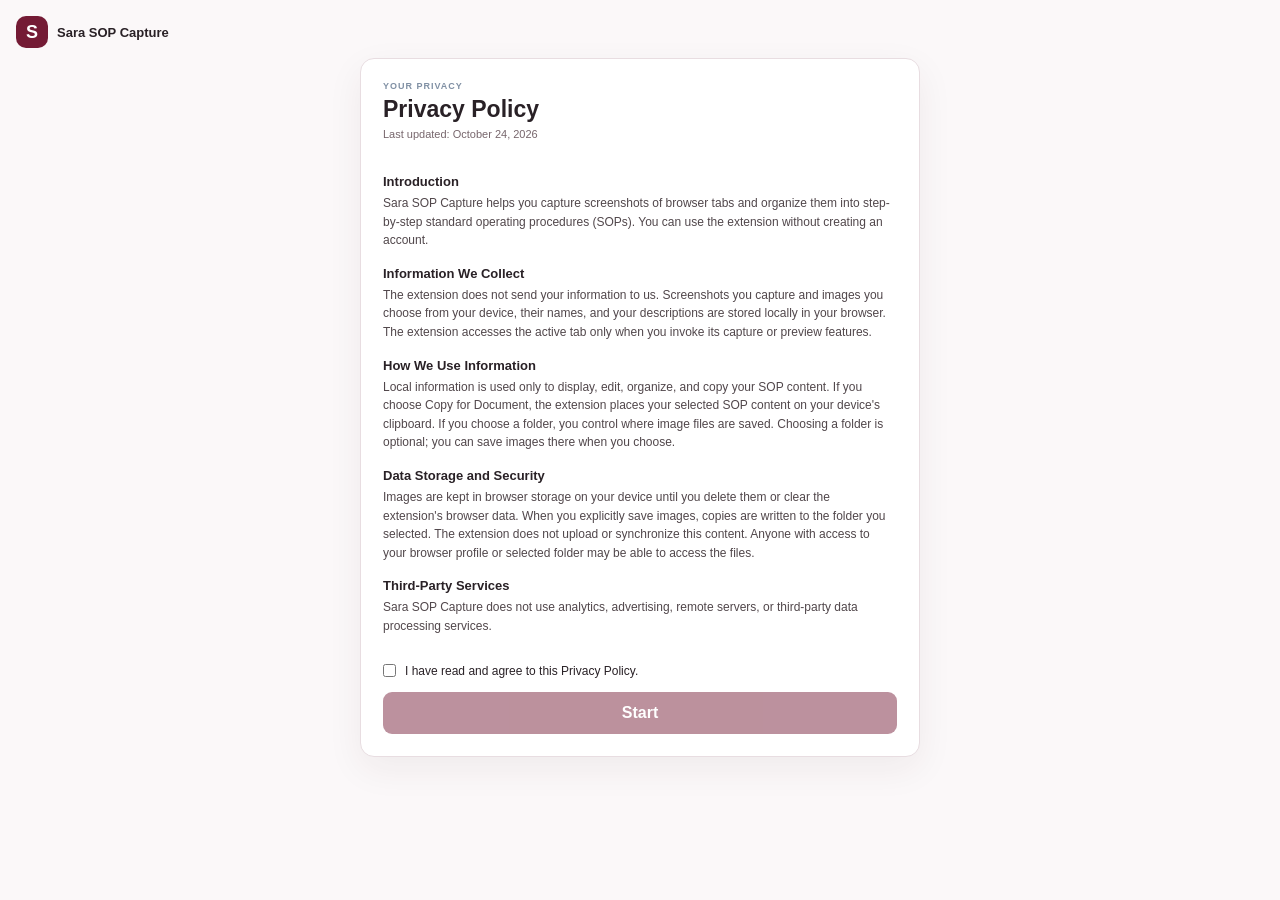
<file: chrome_extension/index.html>
﻿<!doctype html>
<html lang="en">
<head>
  <meta charset="utf-8">
  <meta name="viewport" content="width=device-width, initial-scale=1">
  <meta name="theme-color" content="#741b35">
  <title>Sara SOP</title>
  <link rel="stylesheet" href="styles.css">
  <link rel="stylesheet" href="brand.css">
</head>
<body class="extension-mode">
  <main class="privacy-screen" id="privacyScreen">
    <div class="privacy-brand"><span class="brand-mark">S</span><span>Sara SOP Capture</span></div>
    <article class="privacy-card">
      <div class="eyebrow">YOUR PRIVACY</div><h1>Privacy Policy</h1><p class="privacy-updated">Last updated: October 24, 2026</p>
      <div class="privacy-copy">
        <h2>Introduction</h2><p>Sara SOP Capture helps you capture screenshots of browser tabs and organize them into step-by-step standard operating procedures (SOPs). You can use the extension without creating an account.</p>
        <h2>Information We Collect</h2><p>The extension does not send your information to us. Screenshots you capture and images you choose from your device, their names, and your descriptions are stored locally in your browser. The extension accesses the active tab only when you invoke its capture or preview features.</p>
        <h2>How We Use Information</h2><p>Local information is used only to display, edit, organize, and copy your SOP content. If you choose Copy for Document, the extension places your selected SOP content on your device's clipboard. If you choose a folder, you control where image files are saved. Choosing a folder is optional; you can save images there when you choose.</p>
        <h2>Data Storage and Security</h2><p>Images are kept in browser storage on your device until you delete them or clear the extension's browser data. When you explicitly save images, copies are written to the folder you selected. The extension does not upload or synchronize this content. Anyone with access to your browser profile or selected folder may be able to access the files.</p>
        <h2>Third-Party Services</h2><p>Sara SOP Capture does not use analytics, advertising, remote servers, or third-party data processing services.</p>
        <h2>Changes to This Policy</h2><p>We may update this policy when the extension changes. The latest version and its revision date will be available here.</p>
        <h2>Contact Us</h2><p>For privacy questions, contact: <a href="mailto:yv83773@gmail.com">yv83773@gmail.com</a></p>
      </div>
      <label class="privacy-consent"><input type="checkbox" id="privacyConsent"><span>I have read and agree to this Privacy Policy.</span></label>
      <button class="start-button" id="startButton" disabled><span class="start-label">Start</span><span class="start-spinner" aria-hidden="true" hidden></span></button>
    </article>
  </main>
  <section class="home-screen" id="homeScreen" hidden>
    <div class="home-brand"><span class="brand-mark">S</span><span>Sara SOP</span></div>
    <button class="start-round" id="startNewSopButton" aria-label="Start creating an SOP">Start</button>
    <h1>Start a new SOP</h1>
    <p>Capture this tab and build your guide step by step.</p>
  </section>

  <main class="workspace" id="workspace" hidden>
    <header class="topbar">
      <div class="top-title"><strong>Sara SOP</strong><span>Capture workspace</span></div>
      <button class="icon-button" id="folderButton" title="Choose save folder" aria-label="Choose save folder">Folder</button>
    </header>

    <section class="preview-card">
      <div class="section-head"><div><h2>Current tab</h2><p>Live preview updates up to twice per second.</p></div>
        <button class="small-button" id="previewRefreshButton" title="Restart Sara SOP">↻</button></div>
      <div class="preview-frame"><img id="tabPreview" alt="Live preview of the current Chrome tab" hidden><div id="previewPlaceholder">Live preview starts when you open the workspace.</div></div>
      <button class="capture-button" id="captureTabButton"><span>●</span> Capture</button>
    </section>

    <section class="steps-section">
      <div class="section-head"><div><h2>Captured images <span class="count-pill" id="stepCount">0</span></h2><p>Images stay in capture order.</p></div></div>
      <div class="empty-state" id="emptyState">Your captured images will appear here.</div>
      <div class="steps-list" id="stepsGrid"></div>
      <button class="text-button" id="clearAllButton" hidden>Clear all images</button>
      <section class="description-groups">
        <div class="section-head"><div><h2>Descriptions</h2><p>Descriptions are grouped by the images they explain.</p></div></div>
        <div class="description-groups-list" id="descriptionGroupsList"></div>
        <div class="description-groups-empty" id="descriptionGroupsEmpty">No descriptions yet. Add one in the full-page editor.</div>
      </section>
    </section>

    <footer class="actions-bar">
      <button class="button button-light" id="saveImagesButton">Save images</button>
      <button class="button button-primary" id="copyDocumentButton">Copy for Document</button>
    </footer>
    <footer class="copyright-footer">© Tanawat</footer>
  </main>

  <div class="toast" id="toast" role="status" aria-live="polite"></div>
  <script src="app.js" defer></script>
</body>
</html>
</file>
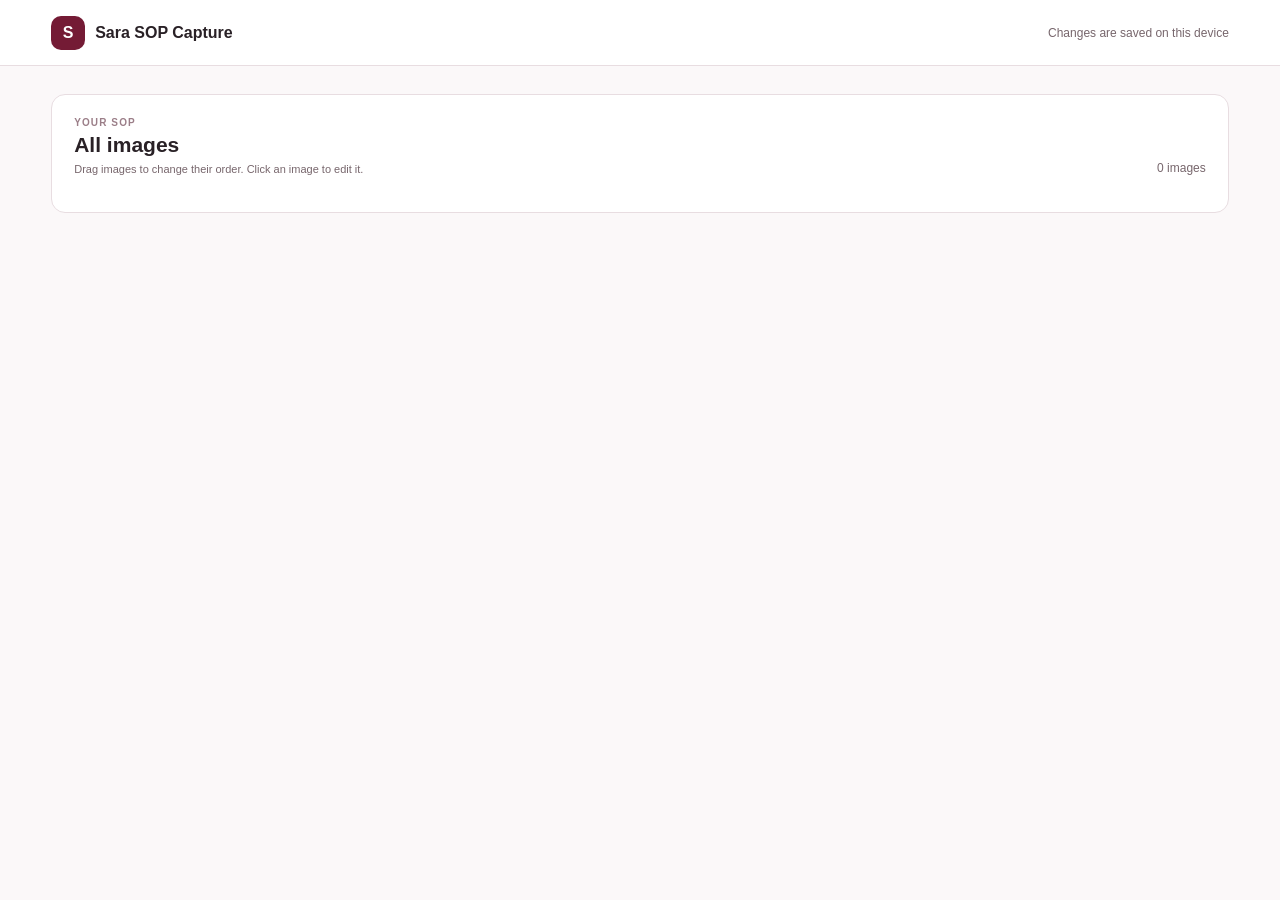
<file: chrome_extension/editor.html>
<!doctype html>
<html lang="en">
<head>
  <meta charset="utf-8">
  <meta name="viewport" content="width=device-width, initial-scale=1">
  <meta name="theme-color" content="#741b35">
  <title>Edit SOP images — Sara SOP Capture</title>
  <link rel="stylesheet" href="editor.css">
</head>
<body>
  <header class="editor-topbar">
    <div class="brand"><span class="brand-mark">S</span><span>Sara SOP Capture</span></div>
    <div class="topbar-actions"><span id="saveStatus" role="status">Changes are saved on this device</span></div>
  </header>
  <main class="page-shell">
    <section class="gallery-section">
      <div class="section-heading"><div><p class="eyebrow">YOUR SOP</p><h1>All images</h1><p class="gallery-hint">Drag images to change their order. Click an image to edit it.</p></div><span class="image-count" id="imageCount">0 images</span></div>
      <div class="gallery" id="imageGallery" aria-label="All captured images"></div>
      <input id="addImageInput" type="file" accept="image/*" multiple hidden>
      <p class="empty-message" id="emptyMessage" hidden>No images yet. Capture a browser tab in Sara SOP first.</p>
    </section>

    <section class="edit-layout" id="editLayout" hidden>
      <div class="image-panel">
        <div class="image-heading"><div><p class="eyebrow" id="imagePosition">IMAGE 1 OF 1</p><h2 id="imageTitle">Image</h2></div><span class="tip">Click and drag on the image to mark an area</span></div>
        <div class="image-stage" id="imageStage">
          <canvas id="markupCanvas" aria-label="Selected image. Drag to draw a red box"></canvas>
          <button class="image-nav previous" id="previousImage" aria-label="Previous image" title="Previous image"><svg viewBox="0 0 16 28" aria-hidden="true"><path d="M15 2 2 14l13 12z"/></svg></button>
          <button class="image-nav next" id="nextImage" aria-label="Next image" title="Next image"><svg viewBox="0 0 16 28" aria-hidden="true"><path d="m1 2 13 12L1 26z"/></svg></button>
        </div>
      </div>
      <aside class="tools-panel">
        <label for="imageName">Image name</label>
        <input id="imageName" class="image-name-input" type="text" maxlength="120" placeholder="Name this image">
        <div class="description-range">
          <label for="descriptionStart">Description for which images?</label>
          <div class="range-fields"><select id="descriptionStart" aria-label="First image in description range"></select><span>to</span><select id="descriptionEnd" aria-label="Last image in description range"></select></div>
        </div>
        <label for="sopDescription">Description</label>
        <textarea id="sopDescription" rows="5" placeholder="Describe what happens in this image group..."></textarea>
        <div class="markup-tools"><p class="tool-label">Markup</p><div class="tool-buttons"><button class="tool-button icon-tool selected" id="redBoxButton" type="button" aria-label="Red box" title="Red box"><svg viewBox="0 0 24 24" aria-hidden="true"><rect x="4.5" y="4.5" width="15" height="15" rx="1.5"/></svg></button><button class="tool-button icon-tool" id="undoButton" type="button" aria-label="Undo last red box" title="Undo" disabled><svg viewBox="0 0 24 24" aria-hidden="true"><path d="M8 8H4V4"/><path d="M4.5 8a8 8 0 1 1-.2 8"/></svg></button></div><p class="tool-hint">Draw boxes directly on the image to highlight important details.</p></div>
        <button id="saveButton" class="primary-button tools-save">Save changes</button>
      </aside>
    </section>
  </main>
  <dialog class="group-alert" id="groupAlert">
    <div class="alert-icon" aria-hidden="true">!</div>
    <h2>Image order is linked to a Description</h2>
    <p class="alert-range" id="alertRange"></p>
    <p id="alertDescription"></p>
    <p>Moving one image by itself would change which images this Description covers. Adjust the Description range first, then reorder the images.</p>
    <button id="closeGroupAlert" class="primary-button">Got it</button>
  </dialog>
  <div class="toast" id="toast" role="status" aria-live="polite"></div>
  <script src="editor.js" defer></script>
</body>
</html>
</file>
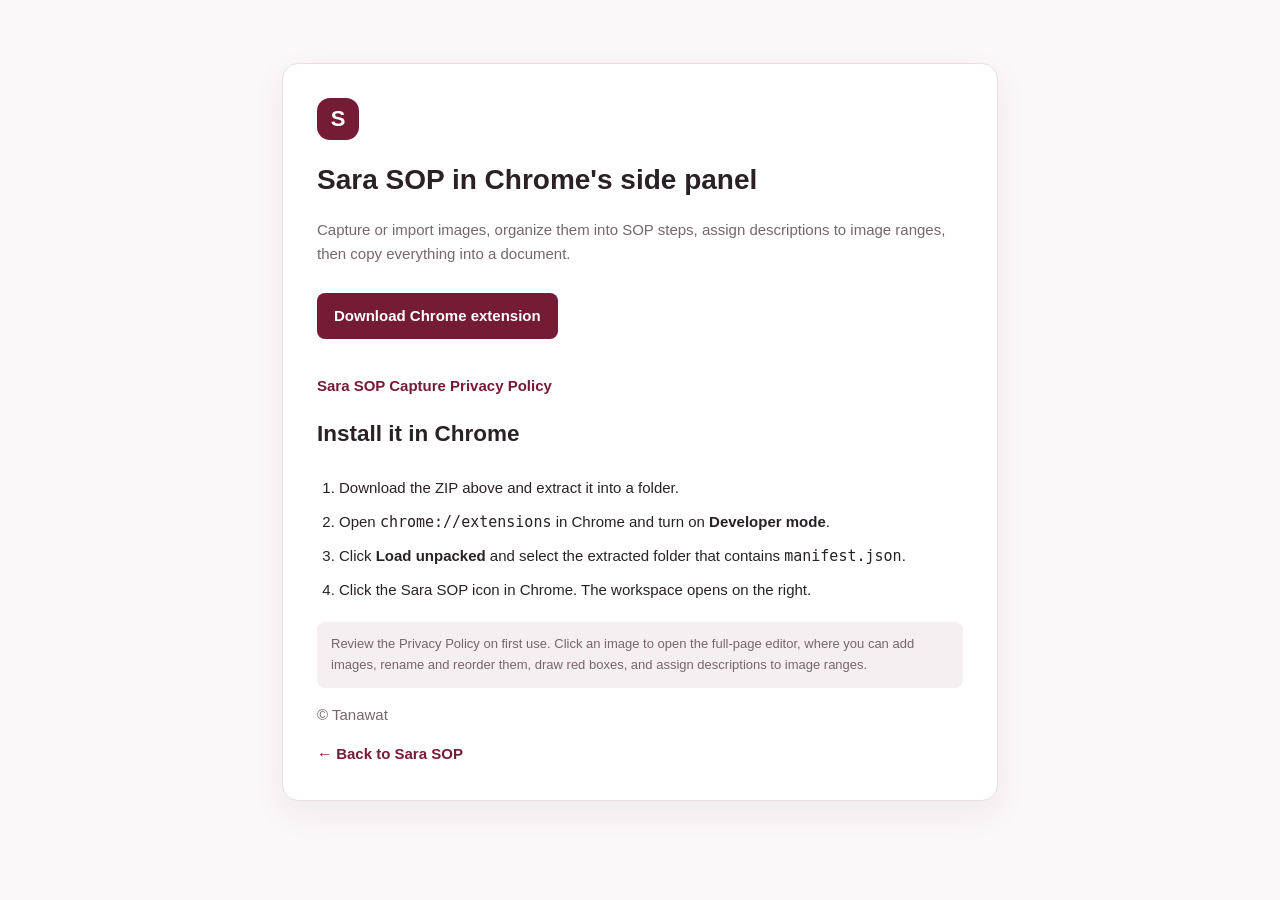
<file: web/extension.html>
<!doctype html>
<html lang="en">
<head>
  <meta charset="utf-8">
  <meta name="viewport" content="width=device-width, initial-scale=1">
  <meta name="theme-color" content="#741b35">
  <title>Sara SOP for Chrome</title>
  <style>
    *{box-sizing:border-box}body{margin:0;background:#fbf8f9;color:#292126;font:15px/1.6 "Segoe UI",sans-serif}.wrap{max-width:760px;margin:7vh auto;padding:0 22px}.card{background:white;border:1px solid #e8dde1;border-radius:16px;padding:34px;box-shadow:0 12px 34px #59172d12}.mark{display:grid;place-items:center;width:42px;height:42px;border-radius:13px;background:#741b35;color:#fff;font-size:22px;font-weight:800}h1{margin:18px 0 6px;font-size:28px}p{color:#76666d}a.button{display:inline-block;margin:12px 0 20px;padding:11px 17px;border-radius:8px;background:#741b35;color:white;text-decoration:none;font-weight:700}.steps{padding-left:22px}.steps li{padding:5px 0}.note{padding:12px 14px;background:#f5eff1;border-radius:8px;font-size:13px}.back{color:#741b35;text-decoration:none;font-weight:600}
  </style>
</head>
<body>
  <main class="wrap"><article class="card">
    <div class="mark">S</div>
    <h1>Sara SOP in Chrome's side panel</h1>
    <p>Capture or import images, organize them into SOP steps, assign descriptions to image ranges, then copy everything into a document.</p>
    <a class="button" href="/downloads/Sara_SOP_Chrome_Extension.zip" download>Download Chrome extension</a>
    <p><a class="back" href="/privacy-policy.html">Sara SOP Capture Privacy Policy</a></p>
    <h2>Install it in Chrome</h2>
    <ol class="steps">
      <li>Download the ZIP above and extract it into a folder.</li>
      <li>Open <code>chrome://extensions</code> in Chrome and turn on <b>Developer mode</b>.</li>
      <li>Click <b>Load unpacked</b> and select the extracted folder that contains <code>manifest.json</code>.</li>
      <li>Click the Sara SOP icon in Chrome. The workspace opens on the right.</li>
    </ol>
    <p class="note">Review the Privacy Policy on first use. Click an image to open the full-page editor, where you can add images, rename and reorder them, draw red boxes, and assign descriptions to image ranges.</p>
    <p>© Tanawat</p>
    <a class="back" href="/">← Back to Sara SOP</a>
  </article></main>
</body>
</html>
</file>
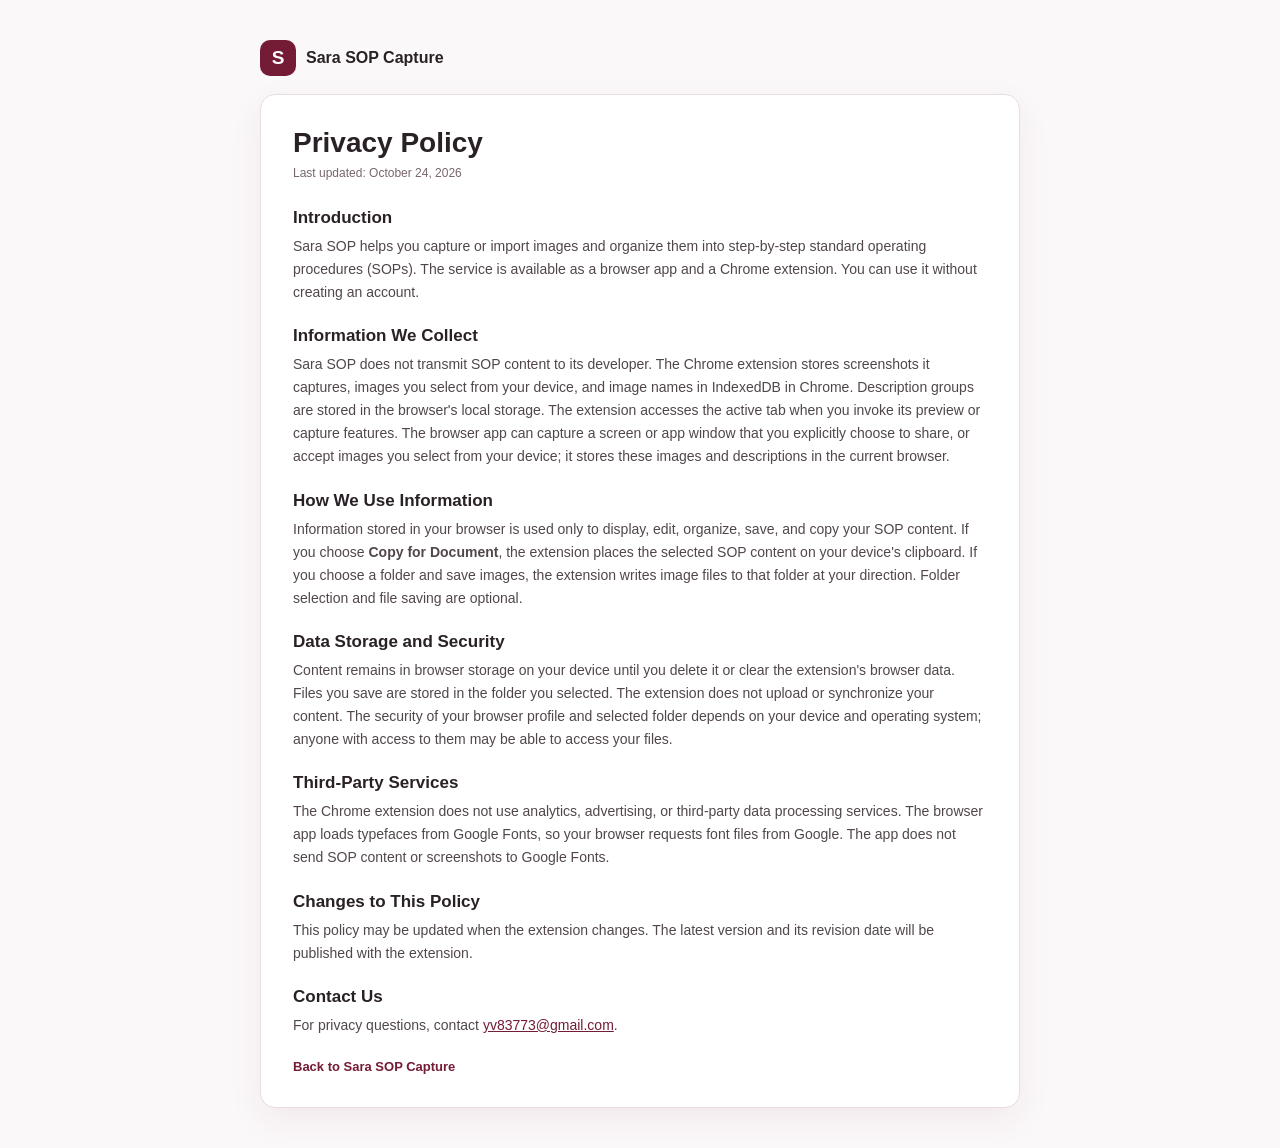
<file: web/privacy-policy.html>
<!doctype html>
<html lang="en">
<head>
  <meta charset="utf-8">
  <meta name="viewport" content="width=device-width, initial-scale=1">
  <meta name="theme-color" content="#741b35">
  <title>Privacy Policy — Sara SOP Capture</title>
  <style>
    :root{font-family:"Segoe UI",Arial,sans-serif;color:#292126;background:#fbf8f9;--brand:#741b35;--muted:#77666c;--line:#e8dde1}
    *{box-sizing:border-box}body{margin:0;padding:40px 16px}.page{width:min(760px,100%);margin:0 auto}.brand{display:flex;align-items:center;gap:10px;margin:0 0 18px;font-weight:700}.mark{display:grid;place-items:center;width:36px;height:36px;border-radius:10px;background:var(--brand);color:white;font-size:19px;font-weight:800}.card{padding:32px;background:white;border:1px solid var(--line);border-radius:15px;box-shadow:0 12px 34px #59172d10}h1{font-size:28px;margin:0 0 5px}.updated{font-size:12px;color:var(--muted);margin:0 0 24px}h2{font-size:17px;margin:22px 0 7px}p{font-size:14px;line-height:1.65;color:#51474b;margin:0}a{color:var(--brand)}.back{display:inline-block;margin-top:22px;font-size:13px;font-weight:650;text-decoration:none}@media(max-width:520px){body{padding:16px 10px}.card{padding:22px 18px}h1{font-size:24px}}
  </style>
</head>
<body>
  <main class="page">
    <div class="brand"><span class="mark">S</span><span>Sara SOP Capture</span></div>
    <article class="card">
      <h1>Privacy Policy</h1>
      <p class="updated">Last updated: October 24, 2026</p>

      <h2>Introduction</h2>
      <p>Sara SOP helps you capture or import images and organize them into step-by-step standard operating procedures (SOPs). The service is available as a browser app and a Chrome extension. You can use it without creating an account.</p>

      <h2>Information We Collect</h2>
      <p>Sara SOP does not transmit SOP content to its developer. The Chrome extension stores screenshots it captures, images you select from your device, and image names in IndexedDB in Chrome. Description groups are stored in the browser's local storage. The extension accesses the active tab when you invoke its preview or capture features. The browser app can capture a screen or app window that you explicitly choose to share, or accept images you select from your device; it stores these images and descriptions in the current browser.</p>

      <h2>How We Use Information</h2>
      <p>Information stored in your browser is used only to display, edit, organize, save, and copy your SOP content. If you choose <strong>Copy for Document</strong>, the extension places the selected SOP content on your device's clipboard. If you choose a folder and save images, the extension writes image files to that folder at your direction. Folder selection and file saving are optional.</p>

      <h2>Data Storage and Security</h2>
      <p>Content remains in browser storage on your device until you delete it or clear the extension's browser data. Files you save are stored in the folder you selected. The extension does not upload or synchronize your content. The security of your browser profile and selected folder depends on your device and operating system; anyone with access to them may be able to access your files.</p>

      <h2>Third-Party Services</h2>
      <p>The Chrome extension does not use analytics, advertising, or third-party data processing services. The browser app loads typefaces from Google Fonts, so your browser requests font files from Google. The app does not send SOP content or screenshots to Google Fonts.</p>

      <h2>Changes to This Policy</h2>
      <p>This policy may be updated when the extension changes. The latest version and its revision date will be published with the extension.</p>

      <h2>Contact Us</h2>
      <p>For privacy questions, contact <a href="mailto:yv83773@gmail.com">yv83773@gmail.com</a>.</p>
      <a class="back" href="/extension.html">Back to Sara SOP Capture</a>
    </article>
  </main>
</body>
</html>
</file>
<file: chrome_extension/styles.css>
:root{font-family:"Segoe UI",Arial,sans-serif;color:#202b3a;background:#f5f7fb;font-synthesis:none;--blue:#3768e8;--muted:#78879a;--line:#e5eaf1;--white:#fff}
*{box-sizing:border-box}body{margin:0;min-width:280px;min-height:100vh;background:#f5f7fb}button,input,textarea{font:inherit}button{cursor:pointer}button:disabled{opacity:.5;cursor:not-allowed}[hidden]{display:none!important}
.home-screen{min-height:100vh;display:flex;flex-direction:column;align-items:center;justify-content:center;padding:28px;text-align:center}.home-brand{position:absolute;top:22px;left:22px;display:flex;align-items:center;gap:9px;font-weight:700}.brand-mark{width:32px;height:32px;border-radius:10px;background:var(--blue);display:grid;place-items:center;color:#fff;font-size:18px;font-weight:800}.start-round{width:118px;height:118px;margin:0 0 22px;border:0;border-radius:50%;display:grid;place-items:center;color:#fff;background:linear-gradient(145deg,#5580f1,#315bd0);box-shadow:0 14px 32px #3768e844;transition:transform .18s,box-shadow .18s}.start-round:hover{transform:translateY(-3px);box-shadow:0 18px 38px #3768e855}.start-round span{font-size:48px;font-weight:300;line-height:1}.home-screen h1{font-size:21px;margin:0 0 7px}.home-screen p{max-width:260px;margin:0;color:var(--muted);font-size:13px;line-height:1.5}
.workspace{width:100%;max-width:540px;margin:0 auto;padding:0 16px 24px}.topbar{height:58px;display:flex;align-items:center;gap:11px;border-bottom:1px solid var(--line);margin-bottom:14px}.top-title{display:flex;flex-direction:column;flex:1;line-height:1.3}.top-title strong{font-size:14px}.top-title span{font-size:10px;color:var(--muted)}.back-button,.icon-button,.small-button{border:1px solid var(--line);background:#fff;color:#526278;border-radius:9px;min-width:34px;height:34px;display:grid;place-items:center;font-size:17px}.preview-card,.steps-section,.description-section{background:#fff;border:1px solid var(--line);border-radius:12px;padding:14px;margin-bottom:13px}.section-head{display:flex;align-items:center;justify-content:space-between;gap:10px;margin-bottom:11px}.section-head h2{font-size:13px;margin:0 0 3px}.section-head p{font-size:10px;color:var(--muted);margin:0}.small-button{padding:0 10px;font-size:12px;white-space:nowrap}.add-row{display:flex;gap:4px;align-items:center}.preview-frame{width:100%;height:180px;border-radius:8px;background:#eef2f7;display:grid;place-items:center;overflow:hidden;color:#8794a5;text-align:center;font-size:11px;padding:12px}.preview-frame img{width:100%;height:100%;object-fit:contain}.capture-button{width:100%;margin-top:11px;border:0;border-radius:9px;padding:11px;background:var(--blue);color:#fff;font-weight:700;font-size:13px;box-shadow:0 4px 10px #3768e82b}.capture-button:hover{background:#2858d5}.capture-button span{font-size:17px;margin-right:6px}.count-pill{display:inline-grid;place-items:center;min-width:19px;height:19px;padding:0 5px;border-radius:10px;background:#edf2ff;color:#4169d6;font-size:10px}.empty-state{padding:14px;border:1px dashed #d6dee8;border-radius:8px;text-align:center;color:#8492a3;font-size:11px}.steps-list{display:flex;flex-direction:column;gap:9px}.step-row{display:grid;grid-template-columns:74px minmax(0,1fr) 32px;align-items:center;gap:9px;border:1px solid var(--line);border-radius:9px;padding:7px;background:#fff}.step-thumb{width:74px;height:58px;border-radius:6px;background:#eef2f7;object-fit:contain;cursor:pointer}.step-name{width:100%;min-width:0;border:1px solid #dfe6ee;border-radius:7px;padding:9px;font-size:12px;color:#28364a;outline:none}.step-name:focus,textarea:focus{border-color:#7e9df2;box-shadow:0 0 0 3px #3768e819}.delete-row{width:30px;height:30px;border:0;background:#fff2f2;color:#ce5050;border-radius:7px;font-size:17px}.text-button{width:100%;margin-top:9px;padding:7px;border:0;background:transparent;color:#bf5151;font-size:11px}.description-section label{display:block;margin:0 0 8px;font-size:12px;font-weight:700}.description-section textarea{display:block;resize:vertical;min-height:92px;width:100%;border:1px solid #dfe6ee;border-radius:8px;padding:10px;font-size:12px;line-height:1.5;outline:0}.actions-bar{display:flex;gap:9px;position:sticky;bottom:0;padding:10px 0 2px;background:#f5f7fb}.button{border:1px solid transparent;border-radius:8px;padding:10px 13px;font-size:12px;font-weight:650}.button-light{background:#fff;color:#46566b;border-color:#e2e8ef}.button-primary{flex:1;background:var(--blue);color:#fff}.button-primary:hover{background:#2858d5}
.edit-dialog{width:min(520px,calc(100vw - 20px));max-width:none;max-height:calc(100vh - 20px);border:0;border-radius:13px;padding:0;box-shadow:0 20px 60px #12223d44}.edit-dialog::backdrop{background:#1a2639a6;backdrop-filter:blur(3px)}.dialog-shell{padding:0}.dialog-header{padding:14px 16px;border-bottom:1px solid var(--line);display:flex;align-items:center;justify-content:space-between}.dialog-header h2{font-size:15px;margin:3px 0 0}.eyebrow{font-size:9px;letter-spacing:1px;color:#8090a4;font-weight:700}.editor-layout{display:flex;flex-direction:column;gap:12px;padding:12px;max-height:calc(100vh - 145px);overflow:auto}.editor-canvas-wrap{background:#eef2f7;border-radius:8px;display:grid;place-items:center;min-height:160px;overflow:hidden}.editor-canvas-wrap canvas{max-width:100%;max-height:42vh;touch-action:none;cursor:crosshair}.editor-sidebar{display:flex;flex-direction:column}.field-label{font-size:10px;font-weight:700;color:#64748a;margin:0 0 6px;display:block}.text-input{width:100%;border:1px solid #dfe6ee;border-radius:7px;padding:9px;font-size:12px;outline:0;color:#28364a;margin-bottom:10px}.description-input{resize:vertical;min-height:52px}.editor-tools{border-top:1px solid var(--line);padding-top:10px}.tool-row{display:flex;gap:7px}.tool-button{flex:1;padding:8px}.tool-button.selected{background:#edf2ff;color:#315bd0;border-color:#ccd9ff}.undo-button{margin-top:7px;padding:7px 10px}.tool-note{font-size:10px;color:#8794a5;margin:6px 0}.editor-navigation{padding-top:8px;display:flex;align-items:center;justify-content:space-between}.editor-navigation span{font-size:10px;color:#8390a0}.dialog-footer{border-top:1px solid var(--line);padding:10px 12px;display:flex;align-items:center;gap:7px}.footer-spacer{flex:1}.dialog-footer .button{padding:8px 10px}.toast{position:fixed;bottom:18px;left:50%;transform:translate(-50%,16px);background:#1f2d41;color:#fff;padding:10px 14px;border-radius:8px;font-size:11px;opacity:0;pointer-events:none;transition:.2s;z-index:50}.toast.show{opacity:1;transform:translate(-50%,0)}
.step-row{grid-template-columns:minmax(0,1fr) 32px}.step-thumb{grid-column:1/-1;width:100%;height:160px}
</file>
<file: chrome_extension/brand.css>
:root {
  color-scheme: light;
  --blue: #741b35;
  --muted: #77666c;
  --line: #e8dde1;
}

body { color: #292126; background: #fbf8f9; }
.brand-mark, .button-primary, .capture-button { color: #fff; background: #741b35; }
.start-round { color: #fff; background: linear-gradient(145deg, #8c3b54, #5c142a); }
.button-primary:hover, .capture-button:hover { background: #5c142a; }
.back-button, .icon-button, .small-button, .button-light { color: #514148; border-color: #e5d8dd; }
.button-light:hover { background: #fbf6f8; border-color: #d7c4cb; }
.count-pill, .tool-button.selected { color: #64162c; background: #f4e9ed; border-color: #e0cdd4; }
.preview-frame, .editor-canvas-wrap, .step-thumb { background: #f5eff1; }
.preview-card, .steps-section, .description-section { border-color: #e8dde1; }
.text-input:focus, textarea:focus { border-color: #a8677c; box-shadow: 0 0 0 3px #741b3519; }
.delete-row { color: #8a243d; background: #f8e9ed; }
.copyright-footer { padding: 8px 0 2px; color: #77666c; text-align: center; font-size: 10px; }
.toast { background: #291c21; }
.privacy-screen{min-height:100vh;padding:58px 16px 24px;background:#fbf8f9}.privacy-brand{position:absolute;top:16px;left:16px;display:flex;align-items:center;gap:9px;font-weight:700;font-size:13px}.privacy-card{width:min(560px,100%);margin:0 auto;padding:22px;background:#fff;border:1px solid var(--line);border-radius:14px;box-shadow:0 12px 36px #3e1b2610}.privacy-card h1{font-size:23px;margin:5px 0}.privacy-updated{margin:0 0 18px;color:var(--muted);font-size:11px}.privacy-copy{max-height:54vh;overflow:auto;padding-right:5px}.privacy-copy h2{font-size:13px;margin:16px 0 5px}.privacy-copy p{font-size:12px;line-height:1.55;color:#51474b;margin:0}.privacy-copy a{color:#741b35;overflow-wrap:anywhere}.privacy-consent{display:flex;align-items:flex-start;gap:9px;margin:19px 0 12px;font-size:12px;line-height:1.4}.privacy-consent input{accent-color:#741b35;margin:1px 0 0}.start-button{width:100%;min-height:42px;border:0;border-radius:9px;background:#741b35;color:#fff;font-weight:700}.start-button:disabled{opacity:.48;cursor:not-allowed}.start-spinner{width:18px;height:18px;border:2px solid #ffffff70;border-top-color:#fff;border-radius:50%;animation:start-spin .7s linear infinite;display:inline-block}.start-round{font-size:16px;font-weight:700}.start-round.is-loading{font-size:0}.start-round.is-loading:after{content:"";width:24px;height:24px;border:3px solid #ffffff70;border-top-color:#fff;border-radius:50%;animation:start-spin .7s linear infinite}@keyframes start-spin{to{transform:rotate(360deg)}}
.description-groups{border-top:1px solid var(--line);margin-top:16px;padding-top:15px}.description-groups .section-head{margin-bottom:8px}.description-groups-list{display:grid;gap:7px}.description-group-button{width:100%;border:1px solid var(--line);background:#fff;border-radius:8px;padding:9px 10px;text-align:left;color:#292126}.description-group-button:hover{border-color:#c8aab3;background:#fdf9fa}.description-group-range{display:block;color:#741b35;font-size:10px;font-weight:750;margin-bottom:3px}.description-group-text{display:block;color:#51474b;font-size:11px;line-height:1.4;white-space:pre-wrap;overflow-wrap:anywhere}.description-groups-empty{color:#8794a5;font-size:11px;padding:9px 1px}
</file>
<file: chrome_extension/editor.css>
:root{font-family:"Segoe UI",Arial,sans-serif;color:#292126;background:#fbf8f9;font-synthesis:none;--brand:#741b35;--muted:#77666c;--line:#e8dde1;--panel:#fff}
*{box-sizing:border-box}body{margin:0;min-width:320px;min-height:100vh}button,textarea{font:inherit}button{cursor:pointer}button:disabled{opacity:.45;cursor:not-allowed}[hidden]{display:none!important}
.editor-topbar{height:66px;padding:0 4vw;display:flex;align-items:center;justify-content:space-between;gap:18px;background:#fff;border-bottom:1px solid var(--line);position:sticky;top:0;z-index:5}.brand{display:flex;align-items:center;gap:10px;color:#292126;text-decoration:none;font-weight:700}.brand-mark{width:34px;height:34px;border-radius:10px;background:var(--brand);color:#fff;display:grid;place-items:center;font-weight:800}.topbar-actions{display:flex;align-items:center;gap:14px}#saveStatus{font-size:12px;color:var(--muted)}.primary-button{background:var(--brand);border:0;color:#fff;font-weight:700;border-radius:8px;padding:10px 16px}.page-shell{width:min(1480px,92vw);margin:28px auto 56px}.gallery-section,.image-panel,.tools-panel,.description-panel{background:var(--panel);border:1px solid var(--line);border-radius:14px}.gallery-section{padding:22px;margin-bottom:18px}.section-heading{display:flex;justify-content:space-between;align-items:end;margin-bottom:15px}.eyebrow{font-size:10px;letter-spacing:1.1px;color:#9b7e88;font-weight:750;margin:0 0 5px}.section-heading h1,.image-heading h2{margin:0;font-size:21px}.image-count{font-size:12px;color:var(--muted)}.gallery{display:grid;grid-template-columns:repeat(auto-fill,minmax(142px,1fr));gap:12px}.gallery-item{min-width:0;background:#fff;border:1px solid var(--line);border-radius:10px;padding:7px;text-align:left;color:#292126;transition:border-color .15s,box-shadow .15s}.gallery-item:hover{border-color:#bb8797;box-shadow:0 4px 14px #741b3512}.gallery-item.selected{border:2px solid var(--brand);padding:6px;box-shadow:0 0 0 3px #741b3512}.gallery-item img{display:block;width:100%;height:92px;object-fit:contain;background:#f5eff1;border-radius:6px}.gallery-name{display:block;overflow:hidden;text-overflow:ellipsis;white-space:nowrap;font-size:11px;padding:8px 3px 2px}.empty-message{font-size:13px;color:var(--muted);padding:14px 2px 0;margin:0}.edit-layout{display:grid;grid-template-columns:minmax(0,1.5fr) minmax(300px,.8fr);gap:18px;align-items:stretch}.image-panel,.tools-panel{padding:20px}.image-heading{display:flex;align-items:end;justify-content:space-between;gap:12px;margin-bottom:14px}.image-heading h2{font-size:17px}.tip{font-size:11px;color:var(--muted)}.image-stage{position:relative;min-height:360px;height:min(58vh,720px);display:grid;place-items:center;overflow:hidden;background:#f5eff1;border-radius:10px}.image-stage canvas{display:block;max-width:100%;max-height:100%;width:auto;height:auto;touch-action:none;cursor:crosshair}.image-nav{position:absolute;top:50%;transform:translateY(-50%);width:42px;height:42px;border:1px solid #ffffffb8;border-radius:50%;background:#291c21c9;color:white;font-size:24px;opacity:0;transition:opacity .16s,background .16s;box-shadow:0 3px 12px #0002}.image-stage:hover .image-nav,.image-nav:focus-visible{opacity:1}.image-nav:hover{background:#741b35}.image-nav.previous{left:14px}.image-nav.next{right:14px}.tools-panel label,.description-panel label{display:block;font-size:14px;font-weight:700;margin:0 0 8px}.tools-panel label span{font-weight:400;color:var(--muted);font-size:12px}.tools-panel textarea,.description-panel textarea{width:100%;resize:vertical;min-height:110px;border:1px solid #e2d7dc;border-radius:8px;padding:11px;font-size:13px;line-height:1.5;outline:none;color:#292126}.tools-panel textarea:focus,.description-panel textarea:focus{border-color:#a8677c;box-shadow:0 0 0 3px #741b3514}.markup-tools{border-top:1px solid var(--line);margin-top:22px;padding-top:18px}.tool-label{font-size:12px;font-weight:700;margin:0 0 9px}.tool-buttons{display:flex;gap:9px}.tool-button{flex:1;border:1px solid var(--line);border-radius:8px;background:#fff;color:#514148;padding:10px;font-size:12px;font-weight:650}.tool-button.selected{border-color:#e0cdd4;background:#f4e9ed;color:#64162c}.tool-hint{font-size:11px;color:var(--muted);line-height:1.5;margin:11px 0 0}.description-panel{margin-top:18px;padding:20px}.description-panel textarea{min-height:96px}.toast{position:fixed;bottom:20px;left:50%;transform:translate(-50%,12px);opacity:0;pointer-events:none;background:#291c21;color:#fff;padding:11px 15px;border-radius:9px;font-size:12px;transition:.2s;z-index:10}.toast.show{opacity:1;transform:translate(-50%,0)}
.icon-tool{flex:0 0 46px;width:46px;height:42px;display:grid;place-items:center;padding:0}.icon-tool svg{width:21px;height:21px;fill:none;stroke:#d78b9c;stroke-width:2;stroke-linecap:round;stroke-linejoin:round}.icon-tool.selected{background:#fbf0f3;border-color:#e8cbd4}.icon-tool:not(:disabled):hover{border-color:#d8aab7;background:#fbf0f3}.icon-tool#undoButton svg{stroke:#75646a}.icon-tool:disabled svg{opacity:.5}
.tools-save{width:100%;margin-top:20px;min-height:42px}
@media(max-width:900px){.page-shell{width:min(94vw,760px);margin-top:18px}.edit-layout{grid-template-columns:1fr}.image-stage{height:min(52vh,600px);min-height:260px}.tools-panel{display:grid;grid-template-columns:1fr 1fr;column-gap:18px}.tools-panel>label,.tools-panel>textarea{grid-column:1/-1}.markup-tools{grid-column:1/-1;margin-top:15px}.gallery{grid-template-columns:repeat(auto-fill,minmax(112px,1fr))}.gallery-item img{height:76px}}
@media(max-width:900px){.tools-save{grid-column:1/-1}}
@media(max-width:900px){.description-range{grid-column:1/-1}}
@media(max-width:520px){.editor-topbar{height:58px;padding:0 12px}.brand{font-size:12px}.brand-mark{width:30px;height:30px}.topbar-actions{gap:8px}#saveStatus{display:none}.primary-button{padding:9px 12px;font-size:12px}.page-shell{width:calc(100% - 20px);margin-top:10px}.gallery-section,.image-panel,.tools-panel,.description-panel{padding:14px}.section-heading h1{font-size:18px}.gallery{grid-template-columns:repeat(auto-fill,minmax(92px,1fr));gap:8px}.gallery-item img{height:64px}.gallery-name{font-size:10px}.image-heading{align-items:start;flex-direction:column;gap:5px}.image-stage{height:48vh;min-height:220px}.image-nav{opacity:.9;width:36px;height:36px}.tools-panel{display:block}.tools-panel textarea{min-height:90px}}
.image-nav{width:auto;height:auto;padding:8px;border:0;border-radius:0;background:transparent;color:#741b35;font-family:Arial,sans-serif;font-size:38px;font-weight:300;line-height:1;box-shadow:none;transition:opacity .16s,color .16s}.image-nav:hover{background:transparent;color:#4e1023}
@media(max-width:520px){.image-nav{width:auto;height:auto;font-size:34px}}
.gallery-hint{font-size:11px;color:var(--muted);margin:6px 0 0}.gallery-item{cursor:grab;transition:transform .15s,border-color .15s,box-shadow .15s}.gallery-item:active{cursor:grabbing}.gallery-item.dragging{opacity:.4}.gallery-item.drop-target{border-color:var(--brand);transform:scale(1.025);box-shadow:0 0 0 3px #741b3515}.gallery-item img{pointer-events:none}
.group-alert{width:min(430px,calc(100vw - 28px));border:0;border-radius:16px;padding:28px;text-align:center;box-shadow:0 20px 70px #21151c55;color:#292126}.group-alert::backdrop{background:#21151c88;backdrop-filter:blur(3px)}.alert-icon{width:46px;height:46px;margin:0 auto 13px;border-radius:50%;display:grid;place-items:center;background:#fff2e5;color:#b56719;font-size:25px;font-weight:700}.group-alert h2{font-size:18px;margin:0 0 12px}.group-alert p{font-size:13px;line-height:1.5;color:#62565b;margin:9px 0}.group-alert .alert-range{font-weight:750;color:var(--brand)}.group-alert .primary-button{min-width:110px;margin-top:14px}
.description-range{margin-bottom:14px}.description-range>label{margin-bottom:7px}.range-fields{display:flex;align-items:center;gap:9px}.range-fields select{min-width:0;flex:1;height:38px;border:1px solid #e2d7dc;border-radius:8px;padding:0 9px;background:#fff;color:#514148;font-size:12px}.range-fields span{color:var(--muted);font-size:12px}
.image-name-input{width:100%;height:39px;border:1px solid #e2d7dc;border-radius:8px;padding:0 10px;margin:0 0 14px;color:#292126;font:inherit;font-size:13px;outline:none}.image-name-input:focus{border-color:#a8677c;box-shadow:0 0 0 3px #741b3514}
.image-nav svg{display:block;width:14px;height:26px;fill:currentColor}
.add-image-card{min-height:137px;display:flex;flex-direction:column;align-items:center;justify-content:center;gap:5px;border-style:dashed;color:#8b6873;cursor:pointer}.add-image-card:hover{background:#fdf8fa;border-color:#b7798b}.add-image-plus{width:34px;height:34px;display:grid;place-items:center;border-radius:50%;background:#f4e9ed;color:#741b35;font-size:25px;font-weight:300;line-height:1}.add-image-label{font-size:11px;font-weight:650}.gallery-item.drop-target{border-style:solid}
@media(max-width:900px){.add-image-card{min-height:121px}}
@media(max-width:520px){.add-image-card{min-height:105px}}
</file>
